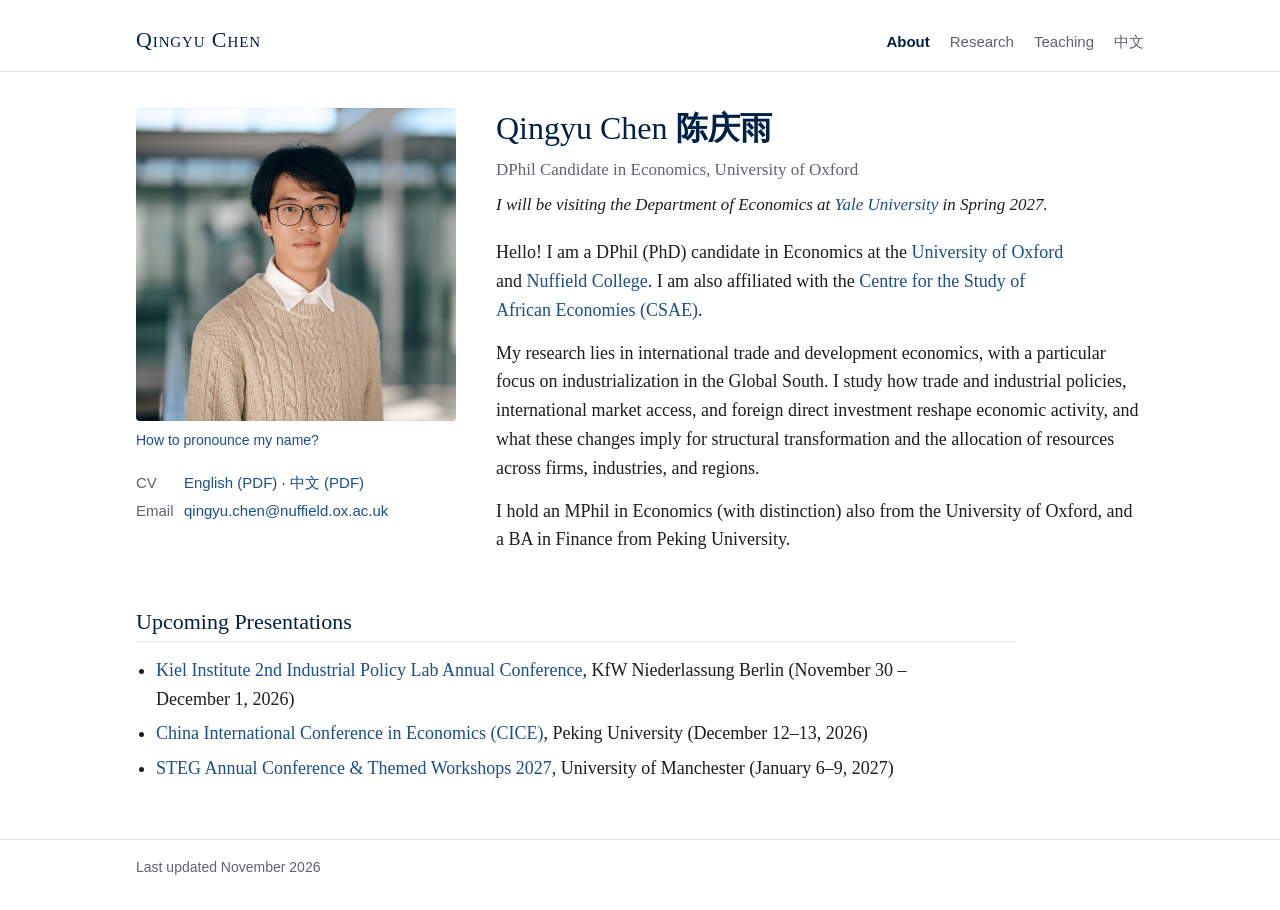
<file: index.html>
<!doctype html>
<html lang="en">
<head>
<meta charset="utf-8">
<meta name="viewport" content="width=device-width, initial-scale=1">
<title>Qingyu Chen</title>
<meta name="description" content="Qingyu Chen, DPhil candidate in Economics at the University of Oxford and Nuffield College. International trade and development economics.">
<link rel="canonical" href="https://qingyu-chen.com/">
<link rel="icon" href="favicon.ico" sizes="any">
<link rel="icon" type="image/png" sizes="32x32" href="favicon-32.png">
<link rel="apple-touch-icon" href="apple-touch-icon.png">
<meta name="theme-color" content="#002147">
<meta property="og:type" content="website">
<meta property="og:site_name" content="Qingyu Chen">
<meta property="og:title" content="Qingyu Chen">
<meta property="og:description" content="Qingyu Chen, DPhil candidate in Economics at the University of Oxford and Nuffield College. International trade and development economics.">
<meta property="og:url" content="https://qingyu-chen.com/">
<meta property="og:image" content="https://qingyu-chen.com/images/card.jpg">
<meta property="og:image:width" content="1200">
<meta property="og:image:height" content="630">
<meta property="og:image:alt" content="Qingyu Chen (陈庆雨), DPhil Candidate in Economics, University of Oxford">
<meta property="og:locale" content="en_GB">
<meta name="twitter:card" content="summary_large_image">
<link rel="stylesheet" href="style.css">
</head>
<body>

<header class="site">
  <div class="wrap">
    <a class="brand" href="index.html">Qingyu Chen</a>
    <nav>
      <a href="index.html" aria-current="page">About</a>
      <a href="research.html">Research</a>
      <a href="teaching.html">Teaching</a>
      <a href="zh.html" lang="zh-CN">中文</a>
    </nav>
  </div>
</header>

<main class="wrap">
  <div class="intro">
    <div class="photo">
      <img src="images/qingyu-chen.jpg" alt="Photo of Qingyu Chen" width="600" height="587">
      <a class="small" href="name.html">How to pronounce my name?</a>
      <ul class="contact">
        <li><span class="label">CV</span><a href="cv.pdf">English (PDF)</a> &middot; <a href="cv-zh.pdf" lang="zh-CN">中文&nbsp;(PDF)</a></li>
        <li><span class="label">Email</span><a href="mailto:qingyu.chen@nuffield.ox.ac.uk">qingyu.chen@nuffield.ox.ac.uk</a></li>
      </ul>
    </div>
    <div class="text">
      <h1>Qingyu Chen <span class="kai" lang="zh-CN">陈庆雨</span></h1>
      <p class="subtitle">DPhil Candidate in Economics, University of&nbsp;Oxford</p>
      <p class="news">I will be visiting the Department of Economics at <a href="https://economics.yale.edu/">Yale University</a> in Spring&nbsp;2027.</p>

      <p>Hello! I am a DPhil (PhD) candidate in Economics at the
        <a href="https://www.economics.ox.ac.uk/home">University of Oxford</a> and
        <a href="https://www.nuffield.ox.ac.uk/">Nuffield College</a>. I am also affiliated
        with the <a href="https://www.csae.ox.ac.uk/">Centre for the Study of African Economies&nbsp;(CSAE)</a>.</p>

      <p>My research lies in international trade and development economics, with a
        particular focus on industrialization in the Global South. I study how trade and
        industrial policies, international market access, and foreign direct investment
        reshape economic activity, and what these changes imply for structural
        transformation and the allocation of resources across firms, industries, and&nbsp;regions.</p>

      <p>I hold an MPhil in Economics (with distinction) also from the University of
        Oxford, and a BA in Finance from Peking&nbsp;University.</p>

    </div>
  </div>

  <h2>Upcoming Presentations</h2>
  <ul class="plain">
    <li><a href="https://www.kielinstitut.de/events/conferences/2-industrial-policy-lab-annual-conference/">Kiel Institute 2nd Industrial Policy Lab Annual Conference</a>,
      KfW Niederlassung Berlin (November 30 &ndash; December 1,&nbsp;2026)</li>
    <li><a href="http://www.cicecon.org.cn/events/index.html">China International Conference in Economics (CICE)</a>,
      Peking University (December 12&ndash;13,&nbsp;2026)</li>
    <li><a href="https://cepr.org/events/steg-annual-conference-theme-workshops-2027">STEG Annual Conference &amp; Themed Workshops 2027</a>,
      University of Manchester (January 6&ndash;9,&nbsp;2027)</li>
  </ul>
</main>

<footer class="site">
  <div class="wrap">Last updated November 2026</div>
</footer>

</body>
</html>
</file>
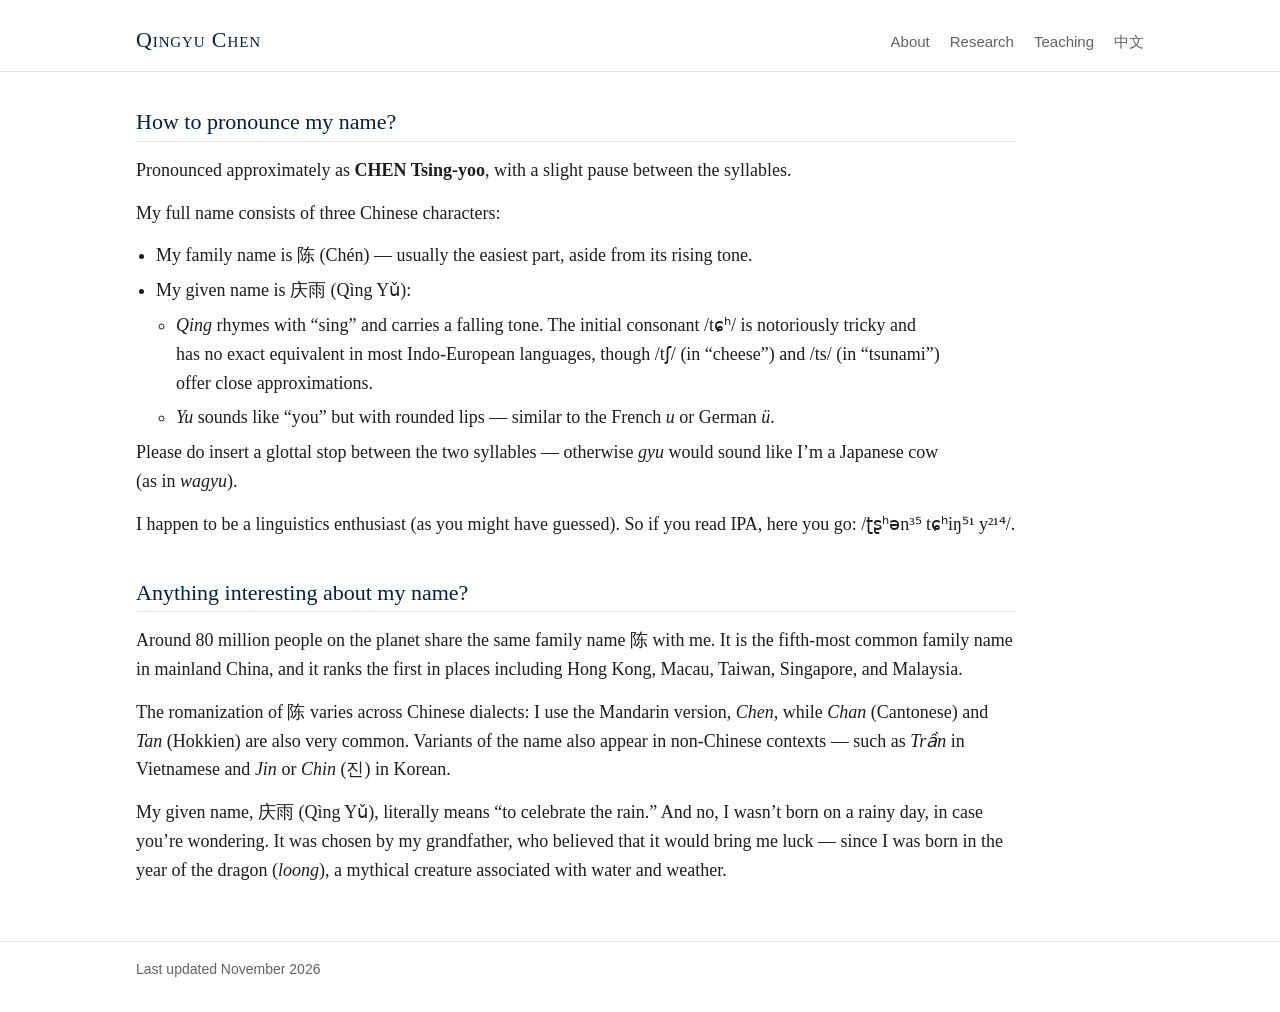
<file: name.html>
<!doctype html>
<html lang="en">
<head>
<meta charset="utf-8">
<meta name="viewport" content="width=device-width, initial-scale=1">
<title>My Name | Qingyu Chen</title>
<meta name="description" content="How to pronounce Qingyu Chen (陈庆雨).">
<link rel="canonical" href="https://qingyu-chen.com/name.html">
<link rel="icon" href="favicon.ico" sizes="any">
<link rel="icon" type="image/png" sizes="32x32" href="favicon-32.png">
<link rel="apple-touch-icon" href="apple-touch-icon.png">
<meta name="theme-color" content="#002147">
<meta property="og:type" content="website">
<meta property="og:site_name" content="Qingyu Chen">
<meta property="og:title" content="My Name | Qingyu Chen">
<meta property="og:description" content="How to pronounce Qingyu Chen (陈庆雨).">
<meta property="og:url" content="https://qingyu-chen.com/name.html">
<meta property="og:image" content="https://qingyu-chen.com/images/card.jpg">
<meta property="og:image:width" content="1200">
<meta property="og:image:height" content="630">
<meta property="og:image:alt" content="Qingyu Chen (陈庆雨), DPhil Candidate in Economics, University of Oxford">
<meta property="og:locale" content="en_GB">
<meta name="twitter:card" content="summary_large_image">
<link rel="stylesheet" href="style.css">
</head>
<body>

<header class="site">
  <div class="wrap">
    <a class="brand" href="index.html">Qingyu Chen</a>
    <nav>
      <a href="index.html">About</a>
      <a href="research.html">Research</a>
      <a href="teaching.html">Teaching</a>
      <a href="zh.html" lang="zh-CN">中文</a>
    </nav>
  </div>
</header>

<main class="wrap">
  <h2>How to pronounce my name?</h2>

  <p>Pronounced approximately as <b>CHEN Tsing-yoo</b>, with a slight pause between the&nbsp;syllables.</p>

  <p>My full name consists of three Chinese&nbsp;characters:</p>
  <ul class="plain">
    <li>My family name is <span lang="zh-CN">陈</span> (Ch&eacute;n) &mdash; usually the easiest part, aside from its rising&nbsp;tone.</li>
    <li>My given name is <span lang="zh-CN">庆雨</span> (Q&igrave;ng Y&#468;):
      <ul class="plain">
        <li><i>Qing</i> rhymes with &ldquo;sing&rdquo; and carries a falling tone. The initial consonant
          /t&#597;&#688;/ is notoriously tricky and has no exact equivalent in most Indo-European languages,
          though /t&#643;/ (in &ldquo;cheese&rdquo;) and /ts/ (in &ldquo;tsunami&rdquo;) offer close&nbsp;approximations.</li>
        <li><i>Yu</i> sounds like &ldquo;you&rdquo; but with rounded lips &mdash; similar to the French <i>u</i> or German&nbsp;<i>&uuml;</i>.</li>
      </ul>
    </li>
  </ul>
  <p>Please do insert a glottal stop between the two syllables &mdash; otherwise <i>gyu</i> would sound
    like I&rsquo;m a Japanese cow (as in&nbsp;<i>wagyu</i>).</p>

  <p>I happen to be a linguistics enthusiast (as you might have guessed). So if you read IPA, here you
    go:&nbsp;<span class="nw">/&#648;&#642;&#688;&#601;n&#179;&#8309; t&#597;&#688;i&#331;&#8309;&#185; y&#178;&#185;&#8308;/.</span></p>

  <h2>Anything interesting about my name?</h2>

  <p>Around 80 million people on the planet share the same family name <span lang="zh-CN">陈</span> with
    me. It is the fifth-most common family name in mainland China, and it ranks the first in places
    including Hong Kong, Macau, Taiwan, Singapore, and&nbsp;Malaysia.</p>

  <p>The romanization of <span lang="zh-CN">陈</span> varies across Chinese dialects: I use the Mandarin
    version, <i>Chen</i>, while <i>Chan</i> (Cantonese) and <i>Tan</i> (Hokkien) are also very common.
    Variants of the name also appear in non-Chinese contexts &mdash; such as <i>Tr&#7847;n</i> in Vietnamese
    and <i>Jin</i> or <i>Chin</i> (<span lang="ko">진</span>) in&nbsp;Korean.</p>

  <p>My given name, <span lang="zh-CN">庆雨</span> (Q&igrave;ng Y&#468;), literally means &ldquo;to celebrate
    the rain.&rdquo; And no, I wasn&rsquo;t born on a rainy day, in case you&rsquo;re wondering. It was chosen
    by my grandfather, who believed that it would bring me luck &mdash; since I was born in the year of the
    dragon (<i>loong</i>), a mythical creature associated with water and&nbsp;weather.</p>
</main>

<footer class="site">
  <div class="wrap">Last updated November 2026</div>
</footer>

</body>
</html>
</file>
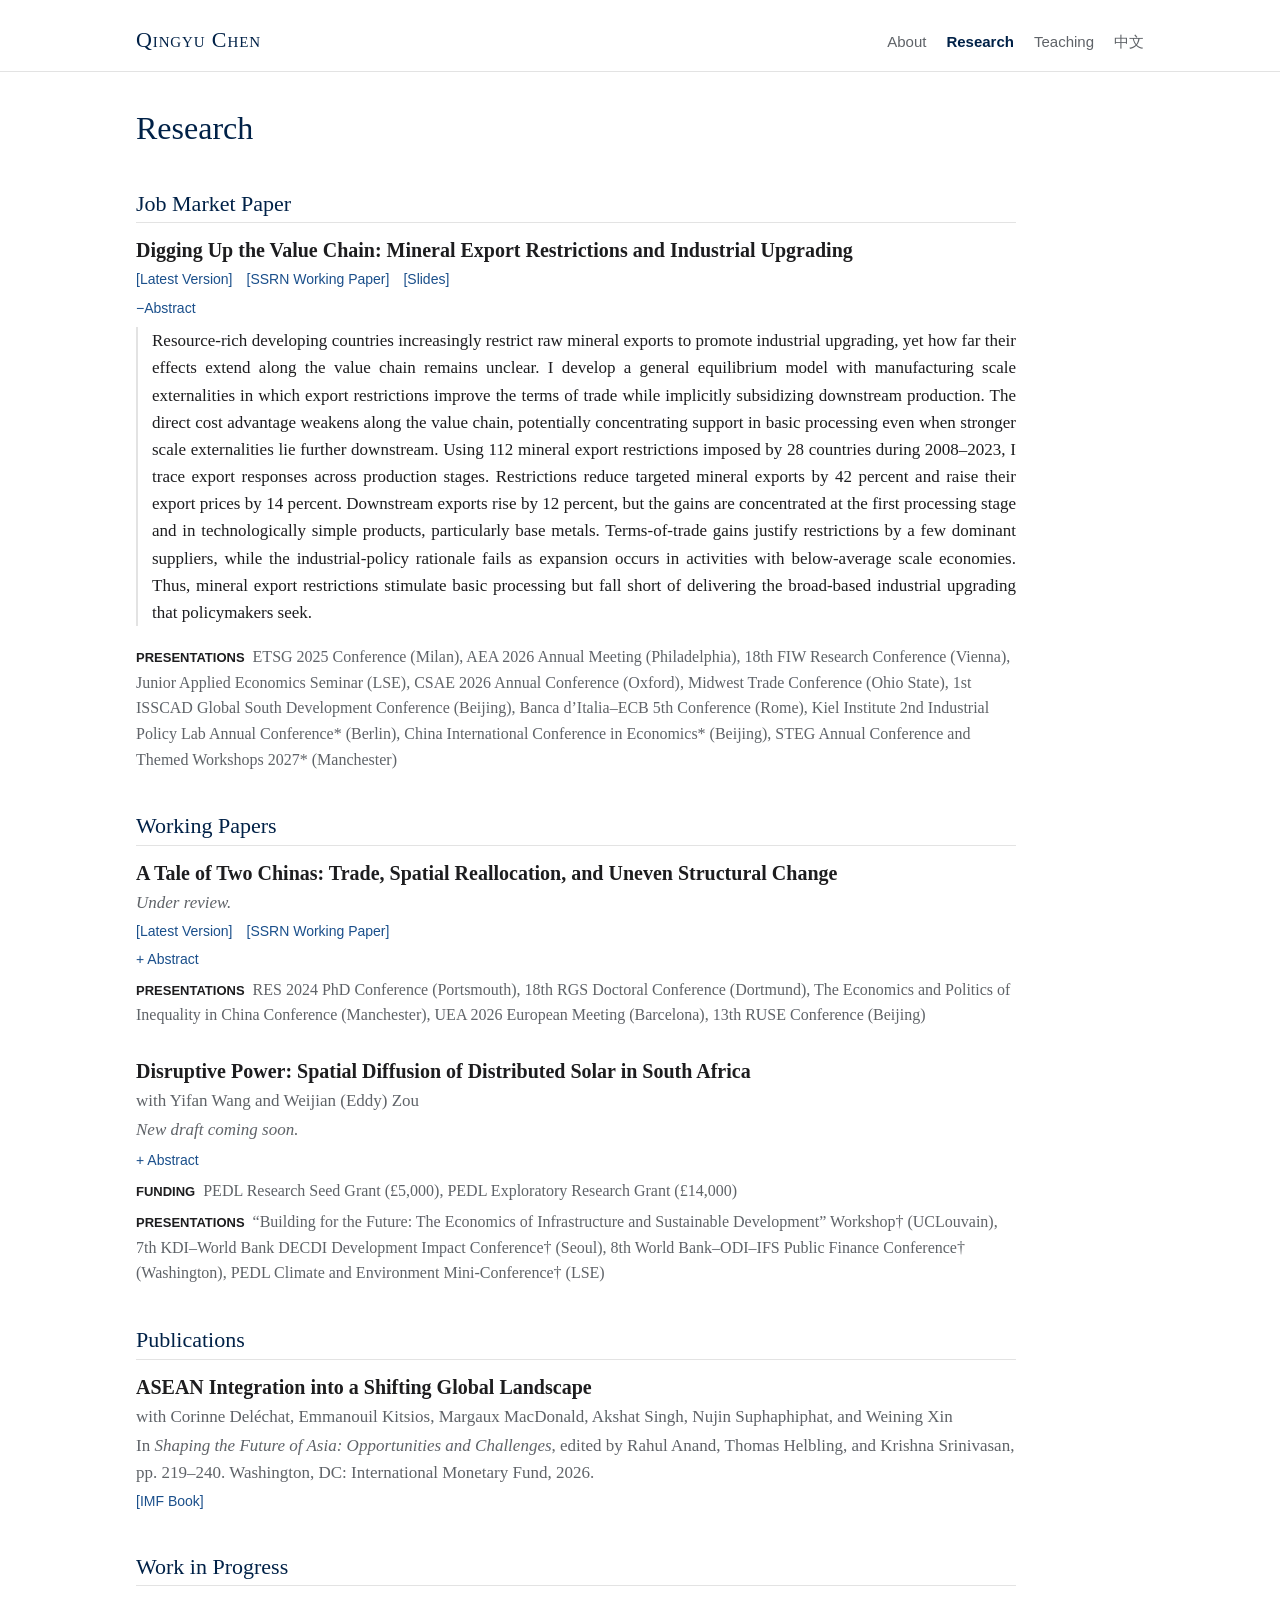
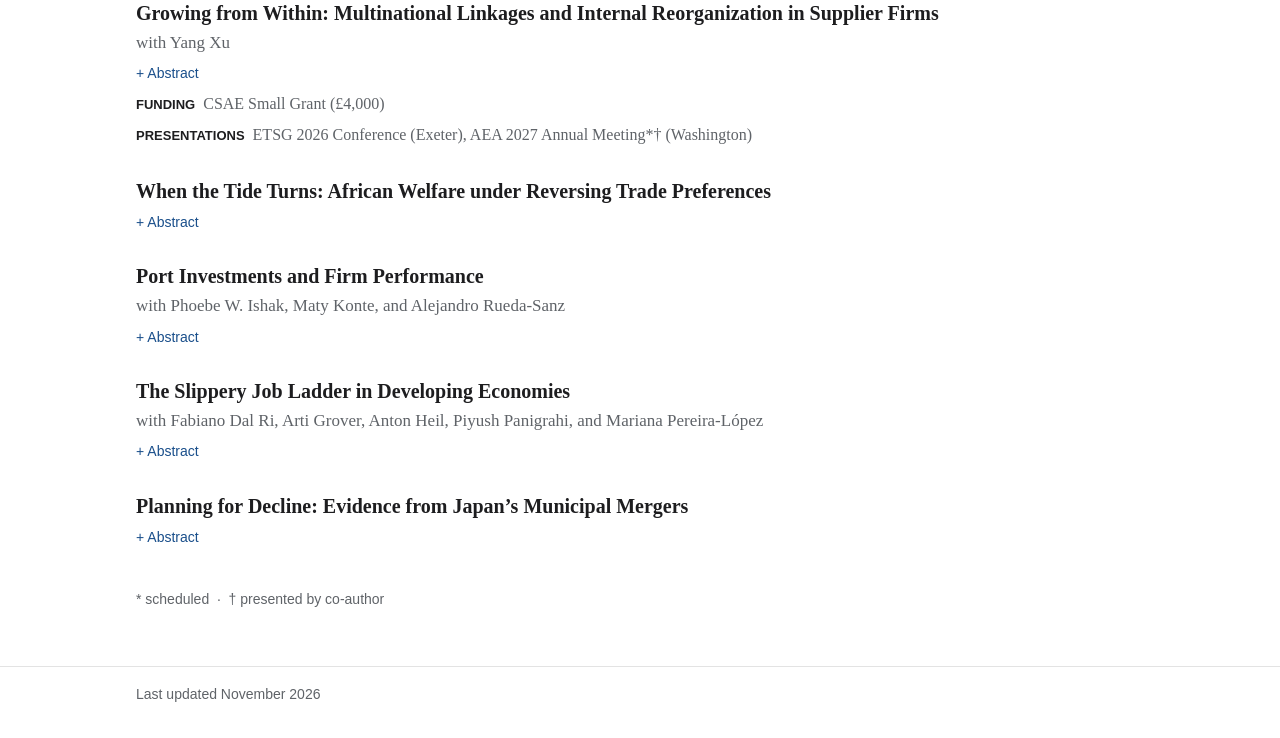
<file: research.html>
<!doctype html>
<html lang="en">
<head>
<meta charset="utf-8">
<meta name="viewport" content="width=device-width, initial-scale=1">
<title>Research | Qingyu Chen</title>
<meta name="description" content="Research by Qingyu Chen: international trade, development, and spatial economics.">
<link rel="canonical" href="https://qingyu-chen.com/research.html">
<link rel="icon" href="favicon.ico" sizes="any">
<link rel="icon" type="image/png" sizes="32x32" href="favicon-32.png">
<link rel="apple-touch-icon" href="apple-touch-icon.png">
<meta name="theme-color" content="#002147">
<meta property="og:type" content="website">
<meta property="og:site_name" content="Qingyu Chen">
<meta property="og:title" content="Research | Qingyu Chen">
<meta property="og:description" content="Research by Qingyu Chen: international trade, development, and spatial economics.">
<meta property="og:url" content="https://qingyu-chen.com/research.html">
<meta property="og:image" content="https://qingyu-chen.com/images/card.jpg">
<meta property="og:image:width" content="1200">
<meta property="og:image:height" content="630">
<meta property="og:image:alt" content="Qingyu Chen (陈庆雨), DPhil Candidate in Economics, University of Oxford">
<meta property="og:locale" content="en_GB">
<meta name="twitter:card" content="summary_large_image">
<link rel="stylesheet" href="style.css">
</head>
<body>

<header class="site">
  <div class="wrap">
    <a class="brand" href="index.html">Qingyu Chen</a>
    <nav>
      <a href="index.html">About</a>
      <a href="research.html" aria-current="page">Research</a>
      <a href="teaching.html">Teaching</a>
      <a href="zh.html" lang="zh-CN">中文</a>
    </nav>
  </div>
</header>

<main class="wrap">
  <h1>Research</h1>

  <h2>Job Market Paper</h2>

  <div class="paper">
    <div class="title">Digging Up the Value Chain: Mineral Export Restrictions and Industrial&nbsp;Upgrading</div>
    <div class="links"><a href="Chen_JMP.pdf">[Latest Version]</a><a href="https://papers.ssrn.com/sol3/papers.cfm?abstract_id=5969135">[SSRN Working Paper]</a><a href="Chen_JMP_Slides.pdf">[Slides]</a></div>
    <details open>
      <summary>Abstract</summary>
      <p class="abstract">Resource-rich developing countries increasingly restrict raw mineral exports to
        promote industrial upgrading, yet how far their effects extend along the value chain remains
        unclear. I develop a general equilibrium model with manufacturing scale externalities in
        which export restrictions improve the terms of trade while implicitly subsidizing downstream
        production. The direct cost advantage weakens along the value chain, potentially
        concentrating support in basic processing even when stronger scale externalities lie further
        downstream. Using 112 mineral export restrictions imposed by 28 countries during
        2008&ndash;2023, I trace export responses across production stages. Restrictions reduce
        targeted mineral exports by 42 percent and raise their export prices by 14 percent.
        Downstream exports rise by 12 percent, but the gains are concentrated at the first
        processing stage and in technologically simple products, particularly base metals.
        Terms-of-trade gains justify restrictions by a few dominant suppliers, while the
        industrial-policy rationale fails as expansion occurs in activities with below-average scale
        economies. Thus, mineral export restrictions stimulate basic processing but fall short of
        delivering the broad-based industrial upgrading that policymakers&nbsp;seek.</p>
    </details>
    <div class="extra"><b>PRESENTATIONS</b> &nbsp;ETSG 2025 Conference (Milan), AEA 2026 Annual Meeting
      (Philadelphia), 18th FIW Research Conference (Vienna), Junior Applied Economics Seminar (LSE),
      CSAE 2026 Annual Conference (Oxford), Midwest Trade Conference (Ohio State), 1st ISSCAD Global
      South Development Conference (Beijing), Banca d&rsquo;Italia&ndash;ECB 5th Conference (Rome),
      Kiel Institute 2nd Industrial Policy Lab Annual Conference* (Berlin), China International
      Conference in Economics* (Beijing), STEG Annual Conference
      and Themed Workshops 2027*&nbsp;(Manchester)</div>
  </div>

  <h2>Working Papers</h2>

  <div class="paper">
    <div class="title">A Tale of Two Chinas: Trade, Spatial Reallocation, and Uneven Structural&nbsp;Change</div>
    <div class="meta"><span class="status">Under&nbsp;review.</span></div>
    <div class="links"><a href="Chen_Two_Chinas.pdf">[Latest Version]</a><a href="https://papers.ssrn.com/sol3/papers.cfm?abstract_id=6544435">[SSRN Working Paper]</a></div>
    <details>
      <summary>Abstract</summary>
      <p class="abstract">Can better access to global markets spur industrialization in some regions
        within a country while weakening manufacturing in others? Exploiting the reduction in U.S.
        trade policy uncertainty following China&rsquo;s WTO accession, I document opposite responses
        to the same favorable trade shock. Relative to less-exposed counties within each group,
        manufacturing expanded in the more-exposed counties of China&rsquo;s industrial core but
        contracted in those of another China&mdash;the less industrialized periphery. In the
        periphery, manufacturing failed to absorb labor moving out of agriculture and shifted toward
        less complex industries. A spatial general equilibrium model with heterogeneous regional
        productivity distributions and internal migration identifies a condition under which this
        divergence arises: when the migration elasticity is sufficiently high, improved export
        access draws enough labor toward the core to reduce manufacturing employment in the
        periphery. Trade integration can therefore deepen spatial inequality by reinforcing
        pre-existing differences in&nbsp;industrialization.</p>
    </details>
    <div class="extra"><b>PRESENTATIONS</b> &nbsp;RES 2024 PhD Conference (Portsmouth), 18th RGS
      Doctoral Conference (Dortmund), The Economics and Politics of Inequality in China Conference
      (Manchester), UEA 2026 European Meeting (Barcelona), 13th RUSE Conference&nbsp;(Beijing)</div>
  </div>

  <div class="paper">
    <div class="title">Disruptive Power: Spatial Diffusion of Distributed Solar in South&nbsp;Africa</div>
    <div class="meta">with Yifan Wang and Weijian (Eddy)&nbsp;Zou</div>
    <div class="meta"><span class="status">New draft coming&nbsp;soon.</span></div>
    <details>
      <summary>Abstract</summary>
      <p class="abstract">Unreliable grid electricity pushes firms and households in developing countries
        toward self-generation. However, the local economic consequences of this adaptation remain unclear
        when municipalities depend on electricity revenues. We study South Africa, where rotating
        blackouts (load shedding) reached 200 days a year in 2022&ndash;24 and rooftop solar capacity
        grew from under 1 GW to 12 GW. Combining load-shedding schedules, solar registrations, utility
        bills, and corporate tax records, we establish three facts. First, outages reduce local
        activity: disproportionately exposed firms lose 3&ndash;6% of sales and value added, while
        affected neighbourhoods lose 5% of establishments and 10% of employment. Second, outages more
        than double local solar capacity, with similar proportional responses from households and
        businesses. Third, adaptation strains municipal finances: household and business adopters cut
        grid purchases by 26% and 13%, respectively, while severely affected municipalities raise
        tariffs by 24%. A quantitative spatial model links private generation, grid reliability, and
        municipal finances to evaluate spatially targeted solar subsidies and utility death-spiral&nbsp;risk.</p>
    </details>
    <div class="extra"><b>FUNDING</b> &nbsp;PEDL Research Seed Grant (&pound;5,000), PEDL Exploratory
      Research Grant&nbsp;(&pound;14,000)</div>
    <div class="extra"><b>PRESENTATIONS</b> &nbsp;&ldquo;Building for the Future: The Economics of
      Infrastructure and Sustainable Development&rdquo; Workshop&dagger; (UCLouvain), 7th KDI&ndash;World
      Bank DECDI Development Impact Conference&dagger; (Seoul), 8th World Bank&ndash;ODI&ndash;IFS Public
      Finance Conference&dagger; (Washington), PEDL Climate and Environment Mini-Conference&dagger;&nbsp;(LSE)</div>
  </div>

  <h2>Publications</h2>

  <div class="paper">
    <div class="title">ASEAN Integration into a Shifting Global&nbsp;Landscape</div>
    <div class="meta">with Corinne Del&eacute;chat, Emmanouil Kitsios, Margaux MacDonald, Akshat Singh,
      Nujin Suphaphiphat, and Weining&nbsp;Xin</div>
    <div class="meta">In <i>Shaping the Future of Asia: Opportunities and Challenges</i>, edited by
      Rahul Anand, Thomas Helbling, and Krishna Srinivasan, pp. 219&ndash;240. Washington, DC:
      International Monetary Fund,&nbsp;2026.</div>
    <div class="links"><a href="https://www.imf.org/en/publications/books/issues/2026/09/30/shaping-the-future-of-asia-opportunities-and-challenges-573484">[IMF Book]</a></div>
  </div>

  <h2>Work in Progress</h2>

  <div class="paper">
    <div class="title">Growing from Within: Multinational Linkages and Internal Reorganization in Supplier&nbsp;Firms</div>
    <div class="meta">with Yang&nbsp;Xu</div>
    <details>
      <summary>Abstract</summary>
      <p class="abstract">Limited managerial capacity and occupational specialization can constrain firm
        growth in developing economies. Does supplying a multinational induce domestic firms to
        reorganize? Linking employer&ndash;employee records, VAT transactions, and firm registry data
        covering nearly all formal firms in T&uuml;rkiye, we estimate event studies around 41,000
        firms&rsquo; first sale to a multinational. The first linkage captures 28% of turnover on
        average, mostly diverted from existing customers, and raises employment by 8%. Routine-manual
        employment falls, while administrative and technical occupations expand. The organizational
        response centers on administrative specialization, accompanied by a declining managerial
        share and wider spans of control, as suppliers expand specialist functions to support their
        growing&nbsp;operations.</p>
    </details>
    <div class="extra"><b>FUNDING</b> &nbsp;CSAE Small Grant&nbsp;(&pound;4,000)</div>
    <div class="extra"><b>PRESENTATIONS</b> &nbsp;ETSG 2026 Conference (Exeter), AEA 2027 Annual
      Meeting*&dagger;&nbsp;(Washington)</div>
  </div>

  <div class="paper">
    <div class="title">When the Tide Turns: African Welfare under Reversing Trade&nbsp;Preferences</div>
    <details>
      <summary>Abstract</summary>
      <p class="abstract">Can regional integration or alternative global markets cushion African
        economies against trade fragmentation? Using trade data and a multi-region, multi-sector
        general equilibrium model, we compare AfCFTA and China&rsquo;s expanded zero-tariff access as
        buffers against higher U.S. tariffs and the withdrawal of AGOA preferences. Exports benefiting
        from Western preferences are poorly matched to China&rsquo;s import demand. China&rsquo;s
        opening cushions aggregate losses by expanding market access for commodity and fibre
        exporters, though gains remain limited for the hardest-hit apparel exporters. AfCFTA reaches
        some apparel exporters through regional demand but delivers modest aggregate gains. Regional
        and external integration thus offer distinct but incomplete buffers against trade
        fragmentation.</p>
    </details>
  </div>

  <div class="paper">
    <div class="title">Port Investments and Firm&nbsp;Performance</div>
    <div class="meta">with Phoebe W. Ishak, Maty Konte, and Alejandro&nbsp;Rueda-Sanz</div>
    <details>
      <summary>Abstract</summary>
      <p class="abstract">Combining hand-collected data on port investments with port-call records and firm surveys, we study whether port investments improve port performance and whether the gains reach manufacturing firms in the&nbsp;hinterland.</p>
    </details>
  </div>

  <div class="paper">
    <div class="title">The Slippery Job Ladder in Developing&nbsp;Economies</div>
    <div class="meta">with Fabiano Dal Ri, Arti Grover, Anton Heil, Piyush Panigrahi, and
      Mariana&nbsp;Pereira-L&oacute;pez</div>
    <details>
      <summary>Abstract</summary>
      <p class="abstract">Using harmonized matched employer&ndash;employee data from 20 developing countries, we trace how formal hiring converts into net job creation, durable matches, and improving careers, and which firms sustain or break each&nbsp;link.</p>
    </details>
  </div>

  <div class="paper">
    <div class="title">Planning for Decline: Evidence from Japan&rsquo;s Municipal&nbsp;Mergers</div>
    <details>
      <summary>Abstract</summary>
      <p class="abstract">Using Japan&rsquo;s Heisei municipal mergers, I study how governments retire public capacity under population decline and how this changes the spatial distribution of public employment, private establishments and jobs, and population across former&nbsp;municipalities.</p>
    </details>
  </div>

  <p class="legend footnote">* scheduled &nbsp;&middot;&nbsp; &dagger; presented by&nbsp;co-author</p>
</main>

<footer class="site">
  <div class="wrap">Last updated November 2026</div>
</footer>

</body>
</html>
</file>
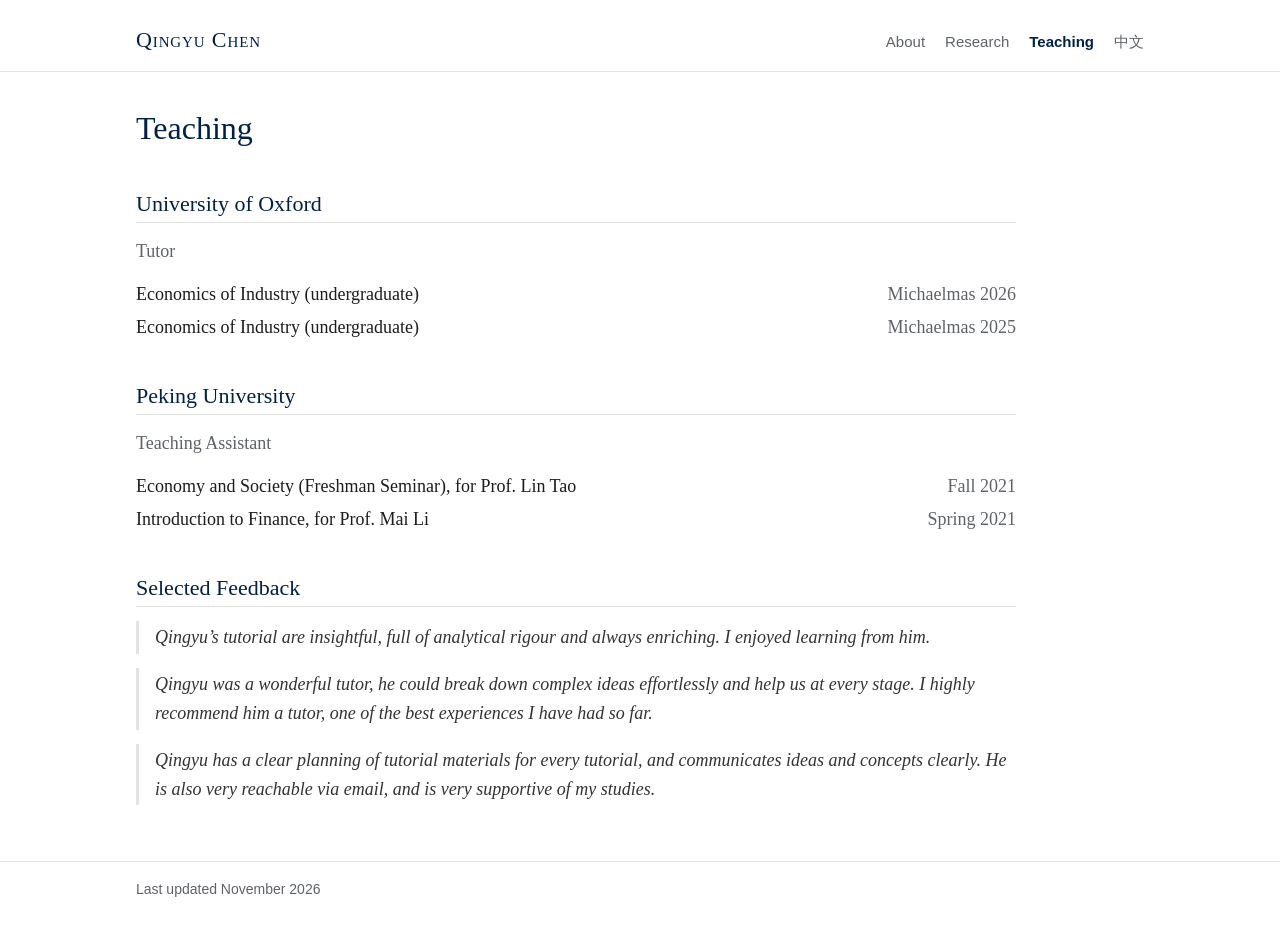
<file: teaching.html>
<!doctype html>
<html lang="en">
<head>
<meta charset="utf-8">
<meta name="viewport" content="width=device-width, initial-scale=1">
<title>Teaching | Qingyu Chen</title>
<meta name="description" content="Teaching by Qingyu Chen at the University of Oxford and Peking University.">
<link rel="canonical" href="https://qingyu-chen.com/teaching.html">
<link rel="icon" href="favicon.ico" sizes="any">
<link rel="icon" type="image/png" sizes="32x32" href="favicon-32.png">
<link rel="apple-touch-icon" href="apple-touch-icon.png">
<meta name="theme-color" content="#002147">
<meta property="og:type" content="website">
<meta property="og:site_name" content="Qingyu Chen">
<meta property="og:title" content="Teaching | Qingyu Chen">
<meta property="og:description" content="Teaching by Qingyu Chen at the University of Oxford and Peking University.">
<meta property="og:url" content="https://qingyu-chen.com/teaching.html">
<meta property="og:image" content="https://qingyu-chen.com/images/card.jpg">
<meta property="og:image:width" content="1200">
<meta property="og:image:height" content="630">
<meta property="og:image:alt" content="Qingyu Chen (陈庆雨), DPhil Candidate in Economics, University of Oxford">
<meta property="og:locale" content="en_GB">
<meta name="twitter:card" content="summary_large_image">
<link rel="stylesheet" href="style.css">
</head>
<body>

<header class="site">
  <div class="wrap">
    <a class="brand" href="index.html">Qingyu Chen</a>
    <nav>
      <a href="index.html">About</a>
      <a href="research.html">Research</a>
      <a href="teaching.html" aria-current="page">Teaching</a>
      <a href="zh.html" lang="zh-CN">中文</a>
    </nav>
  </div>
</header>

<main class="wrap">
  <h1>Teaching</h1>

  <h2>University of Oxford</h2>
  <p class="muted">Tutor</p>
  <div class="row"><span>Economics of Industry&nbsp;(undergraduate)</span><span class="when">Michaelmas 2026</span></div>
  <div class="row"><span>Economics of Industry&nbsp;(undergraduate)</span><span class="when">Michaelmas 2025</span></div>

  <h2>Peking University</h2>
  <p class="muted">Teaching&nbsp;Assistant</p>
  <div class="row"><span>Economy and Society (Freshman Seminar), for Prof. Lin&nbsp;Tao</span><span class="when">Fall 2021</span></div>
  <div class="row"><span>Introduction to Finance, for Prof. Mai&nbsp;Li</span><span class="when">Spring 2021</span></div>

  <h2>Selected Feedback</h2>
  <blockquote>Qingyu&rsquo;s tutorial are insightful, full of analytical rigour and always
    enriching. I enjoyed learning from&nbsp;him.</blockquote>
  <blockquote>Qingyu was a wonderful tutor, he could break down complex ideas effortlessly and
    help us at every stage. I highly recommend him a tutor, one of the best experiences I have
    had so&nbsp;far.</blockquote>
  <blockquote>Qingyu has a clear planning of tutorial materials for every tutorial, and
    communicates ideas and concepts clearly. He is also very reachable via email, and is very
    supportive of my&nbsp;studies.</blockquote>
</main>

<footer class="site">
  <div class="wrap">Last updated November 2026</div>
</footer>

</body>
</html>
</file>
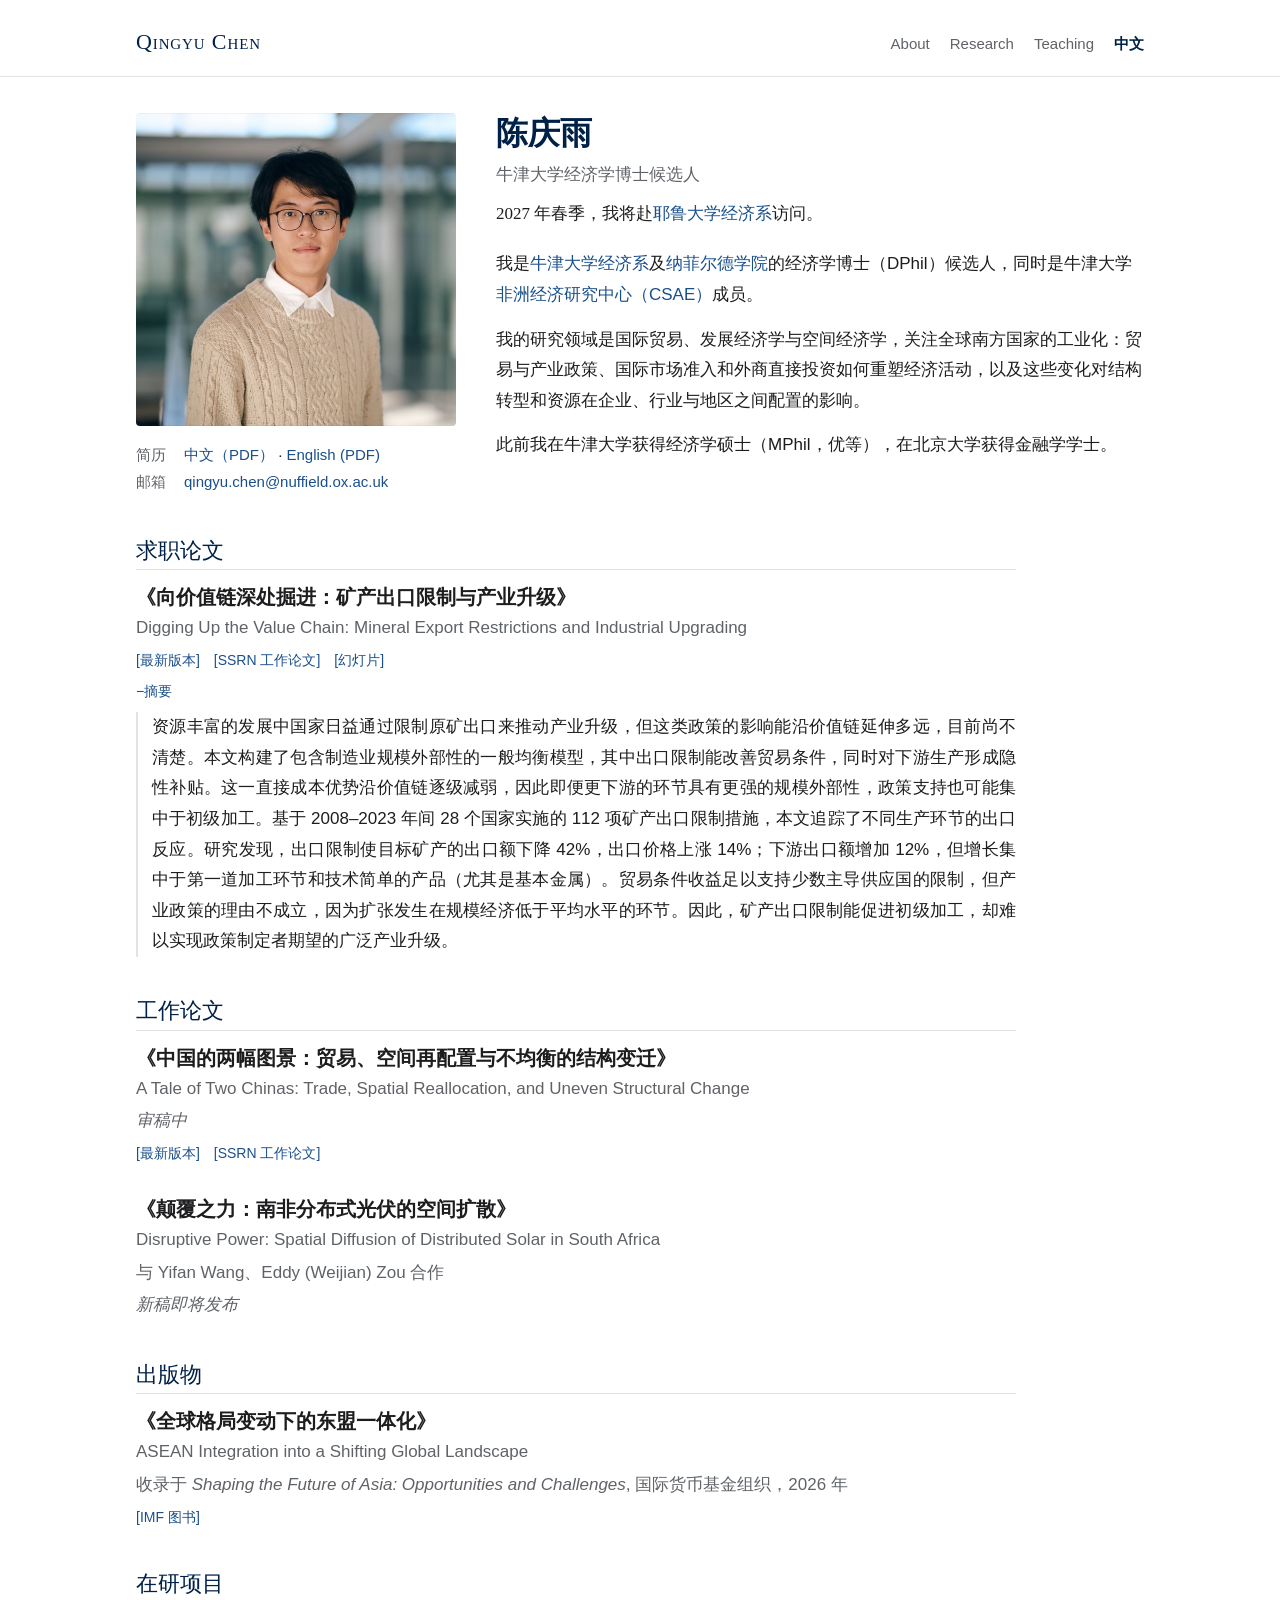
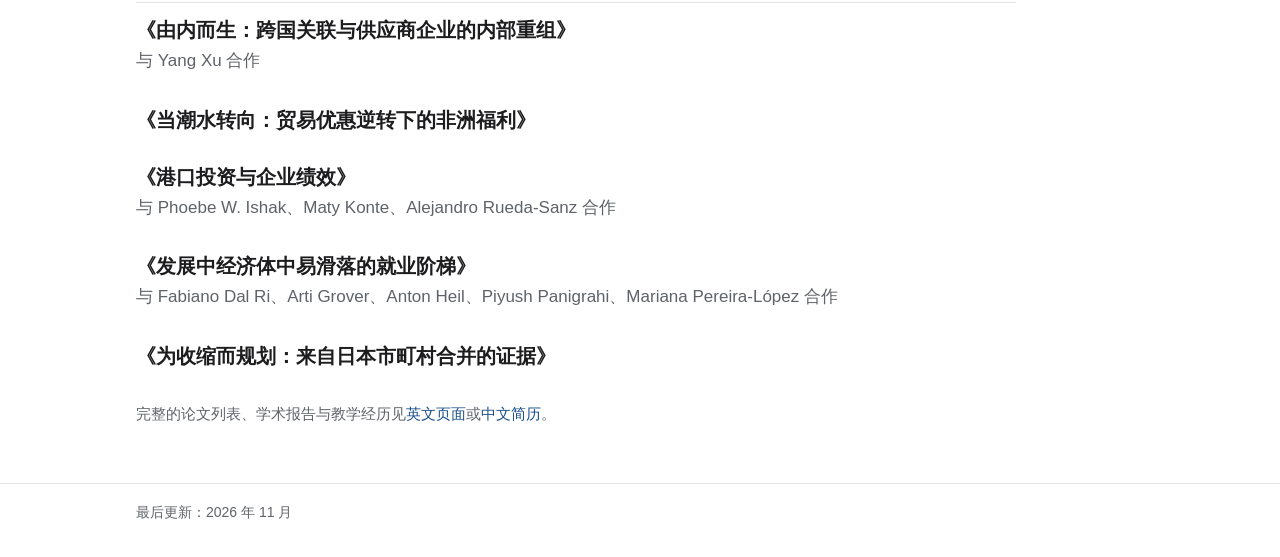
<file: zh.html>
<!doctype html>
<html lang="zh-CN">
<head>
<meta charset="utf-8">
<meta name="viewport" content="width=device-width, initial-scale=1">
<title>陈庆雨 | Qingyu Chen</title>
<meta name="description" content="陈庆雨，牛津大学经济学博士候选人，研究国际贸易、发展经济学与空间经济学。">
<link rel="canonical" href="https://qingyu-chen.com/zh.html">
<link rel="icon" href="favicon.ico" sizes="any">
<link rel="icon" type="image/png" sizes="32x32" href="favicon-32.png">
<link rel="apple-touch-icon" href="apple-touch-icon.png">
<meta name="theme-color" content="#002147">
<meta property="og:type" content="website">
<meta property="og:site_name" content="Qingyu Chen">
<meta property="og:title" content="陈庆雨 | Qingyu Chen">
<meta property="og:description" content="陈庆雨，牛津大学经济学博士候选人，研究国际贸易、发展经济学与空间经济学。">
<meta property="og:url" content="https://qingyu-chen.com/zh.html">
<meta property="og:image" content="https://qingyu-chen.com/images/card.jpg">
<meta property="og:image:width" content="1200">
<meta property="og:image:height" content="630">
<meta property="og:image:alt" content="Qingyu Chen (陈庆雨), DPhil Candidate in Economics, University of Oxford">
<meta property="og:locale" content="zh_CN">
<meta name="twitter:card" content="summary_large_image">
<link rel="stylesheet" href="style.css">
</head>
<body class="zh">

<header class="site">
  <div class="wrap">
    <a class="brand" href="index.html">Qingyu Chen</a>
    <nav>
      <a href="index.html">About</a>
      <a href="research.html">Research</a>
      <a href="teaching.html">Teaching</a>
      <a href="zh.html" lang="zh-CN" aria-current="page">中文</a>
    </nav>
  </div>
</header>

<main class="wrap">
  <div class="intro">
    <div class="photo">
      <img src="images/qingyu-chen.jpg" alt="陈庆雨照片" width="600" height="587">
      <ul class="contact">
        <li><span class="label">简历</span><a href="cv-zh.pdf">中文（PDF）</a> &middot; <a href="cv.pdf" lang="en">English&nbsp;(PDF)</a></li>
        <li><span class="label">邮箱</span><a href="mailto:qingyu.chen@nuffield.ox.ac.uk">qingyu.chen@nuffield.ox.ac.uk</a></li>
      </ul>
    </div>
    <div class="text">
      <h1 class="kai">陈庆雨</h1>
      <p class="subtitle">牛津大学经济学博士候<span class="nw">选人</span></p>
      <p class="news">2027 年春季，我将赴<a href="https://economics.yale.edu/">耶鲁大学经济系</a><span class="nw">访问。</span></p>

      <p>我是<a href="https://www.economics.ox.ac.uk/home">牛津大学经济系</a>及<a href="https://www.nuffield.ox.ac.uk/">纳菲尔德学院</a>的经济学博士（DPhil）候选人，同时是牛津大学<a href="https://www.csae.ox.ac.uk/">非洲经济研究中心（CSAE）</a><span class="nw">成员。</span></p>

      <p>我的研究领域是国际贸易、发展经济学与空间经济学，关注全球南方国家的工业化：贸易与产业政策、国际市场准入和外商直接投资如何重塑经济活动，以及这些变化对结构转型和资源在企业、行业与地区之间配置的<span class="nw">影响。</span></p>

      <p>此前我在牛津大学获得经济学硕士（MPhil，优等），在北京大学获得金融学<span class="nw">学士。</span></p>

    </div>
  </div>

  <h2 id="research">求职论文</h2>

  <div class="paper">
    <div class="title">《向价值链深处掘进：矿产出口限制与产业<span class="nw">升级》</span></div>
    <div class="meta" lang="en">Digging Up the Value Chain: Mineral Export Restrictions and Industrial&nbsp;Upgrading</div>
    <div class="links"><a href="Chen_JMP.pdf">[最新版本]</a><a href="https://papers.ssrn.com/sol3/papers.cfm?abstract_id=5969135">[SSRN 工作论文]</a><a href="Chen_JMP_Slides.pdf">[幻灯片]</a></div>
    <details open>
      <summary>摘要</summary>
      <p class="abstract">资源丰富的发展中国家日益通过限制原矿出口来推动产业升级，但这类政策的影响能沿价值链延伸多远，目前尚不清楚。本文构建了包含制造业规模外部性的一般均衡模型，其中出口限制能改善贸易条件，同时对下游生产形成隐性补贴。这一直接成本优势沿价值链逐级减弱，因此即便更下游的环节具有更强的规模外部性，政策支持也可能集中于初级加工。基于 2008&ndash;2023 年间 28 个国家实施的 112 项矿产出口限制措施，本文追踪了不同生产环节的出口反应。研究发现，出口限制使目标矿产的出口额下降 42%，出口价格上涨 14%；下游出口额增加 12%，但增长集中于第一道加工环节和技术简单的产品（尤其是基本金属）。贸易条件收益足以支持少数主导供应国的限制，但产业政策的理由不成立，因为扩张发生在规模经济低于平均水平的环节。因此，矿产出口限制能促进初级加工，却难以实现政策制定者期望的广泛产业<span class="nw">升级。</span></p>
    </details>
  </div>

  <h2>工作论文</h2>

  <div class="paper">
    <div class="title">《中国的两幅图景：贸易、空间再配置与不均衡的结构<span class="nw">变迁》</span></div>
    <div class="meta" lang="en">A Tale of Two Chinas: Trade, Spatial Reallocation, and Uneven Structural&nbsp;Change</div>
    <div class="meta"><span class="status">审<span class="nw">稿中</span></span></div>
    <div class="links"><a href="Chen_Two_Chinas.pdf">[最新版本]</a><a href="https://papers.ssrn.com/sol3/papers.cfm?abstract_id=6544435">[SSRN 工作论文]</a></div>
  </div>

  <div class="paper">
    <div class="title">《颠覆之力：南非分布式光伏的空间<span class="nw">扩散》</span></div>
    <div class="meta" lang="en">Disruptive Power: Spatial Diffusion of Distributed Solar in South&nbsp;Africa</div>
    <div class="meta">与 Yifan Wang、Eddy (Weijian) Zou <span class="nw">合作</span></div>
    <div class="meta"><span class="status">新稿即将<span class="nw">发布</span></span></div>
  </div>

  <h2>出版物</h2>

  <div class="paper">
    <div class="title">《全球格局变动下的东盟一<span class="nw">体化》</span></div>
    <div class="meta" lang="en">ASEAN Integration into a Shifting Global&nbsp;Landscape</div>
    <div class="meta">收录于 <i lang="en">Shaping the Future of Asia: Opportunities and Challenges</i>,
      国际货币基金组<span class="nw">织，2026 年</span></div>
    <div class="links"><a href="https://www.imf.org/en/publications/books/issues/2026/09/30/shaping-the-future-of-asia-opportunities-and-challenges-573484">[IMF 图书]</a></div>
  </div>

  <h2>在研项目</h2>
  <div class="paper">
    <div class="title">《由内而生：跨国关联与供应商企业的内部<span class="nw">重组》</span></div>
    <div class="meta">与 Yang Xu <span class="nw">合作</span></div>
  </div>

  <div class="paper">
    <div class="title">《当潮水转向：贸易优惠逆转下的非洲<span class="nw">福利》</span></div>
  </div>

  <div class="paper">
    <div class="title">《港口投资与企业<span class="nw">绩效》</span></div>
    <div class="meta">与 Phoebe W. Ishak、Maty Konte、Alejandro Rueda-Sanz <span class="nw">合作</span></div>
  </div>

  <div class="paper">
    <div class="title">《发展中经济体中易滑落的就业<span class="nw">阶梯》</span></div>
    <div class="meta">与 Fabiano Dal Ri、Arti Grover、Anton Heil、Piyush Panigrahi、Mariana Pereira-López <span class="nw">合作</span></div>
  </div>

  <div class="paper">
    <div class="title">《为收缩而规划：来自日本市町村合并的<span class="nw">证据》</span></div>
  </div>
  <p class="small muted" style="margin-top:14px">完整的论文列表、学术报告与教学经历见<a href="research.html">英文页面</a>或<a href="cv-zh.pdf">中文<span class="nw">简历</span></a>。</p>
</main>

<footer class="site">
  <div class="wrap">最后更新：2026 年 11 月</div>
</footer>

</body>
</html>
</file>
<file: style.css>
/* qingyu-chen.com — one stylesheet, system fonts only.
   Nothing is loaded from third-party servers, so the site behaves the same
   inside mainland China as anywhere else. */

:root {
  --ink: #1d1d1f;
  --muted: #5f6368;
  --rule: #e3e3e3;
  --accent: #002147;          /* Oxford blue, as in the CV */
  --link: #1a4f8b;
  --bg: #ffffff;
  --serif: "Palatino Linotype", Palatino, "Book Antiqua", "URW Palladio L",
           Georgia, "Songti SC", "Noto Serif CJK SC", "SimSun", serif;
  --sans: -apple-system, BlinkMacSystemFont, "Segoe UI", "Helvetica Neue", Arial,
          "PingFang SC", "Hiragino Sans GB", "Microsoft YaHei", "Noto Sans CJK SC",
          sans-serif;
}

* { box-sizing: border-box; }

html { -webkit-text-size-adjust: 100%; }

body {
  margin: 0;
  background: var(--bg);
  color: var(--ink);
  font-family: var(--serif);
  font-size: 18px;
  line-height: 1.6;
}

/* Chinese page reads better in a sans face on screen */
body.zh { font-family: var(--sans); font-size: 17px; line-height: 1.8; }

a { color: var(--link); text-decoration: none; }
a:hover { text-decoration: underline; }

/* Header, footer and the photo + intro block use the full 1040px; everything
   else in <main> stops at 880px so long lines (abstracts) stay readable. */
.wrap { max-width: 1040px; margin: 0 auto; padding: 0 16px; }
main.wrap > :not(.intro) { max-width: 880px; }

/* ---- header / nav ---------------------------------------------------- */
header.site {
  border-bottom: 1px solid var(--rule);
  margin-bottom: 36px;
}
header.site .wrap {
  display: flex;
  flex-wrap: wrap;
  align-items: baseline;
  justify-content: space-between;
  gap: 8px 24px;
  padding-top: 22px;
  padding-bottom: 14px;
}
.brand {
  font-family: var(--serif);   /* same on the sans-serif Chinese page */
  font-size: 22px;
  color: var(--accent);
  font-variant: small-caps;
  letter-spacing: 0.04em;
}
.brand:hover { text-decoration: none; }
.brand .cjk { font-variant: normal; letter-spacing: 0.1em; margin-left: 6px; font-size: 19px; }

nav { display: flex; flex-wrap: wrap; gap: 4px 20px; font-family: var(--sans); font-size: 15px; }
nav a { color: var(--muted); }
nav a[aria-current="page"] { color: var(--accent); font-weight: 600; }

/* ---- type ------------------------------------------------------------ */
h1, h2, h3 { color: var(--accent); font-weight: normal; line-height: 1.3; }
h1 { font-size: 32px; margin: 0 0 6px; }
h2 {
  font-size: 22px;
  margin: 40px 0 14px;
  padding-bottom: 4px;
  border-bottom: 1px solid var(--rule);
}
main > h2:first-child { margin-top: 0; }
h3 { font-size: 18px; margin: 0; color: var(--ink); }
p { margin: 0 0 14px; }

/* No single word / single character left alone on the last line.
   text-wrap: pretty covers current Chrome, Edge and Safari; the HTML also
   ties the last two words (or last two CJK characters) together, which
   covers every other browser. */
p, li, blockquote, .meta, .extra, .title, .desc, .row span { text-wrap: pretty; }
h1, h2, h3 { text-wrap: balance; }
.nw { white-space: nowrap; }

/* The Chinese name is set in Kai (楷体), as on the old Google Site. These are
   system fonts (macOS, Windows, Taiwan), so nothing is downloaded. */
.kai { font-family: "Kaiti SC", STKaiti, KaiTi, "楷体", BiauKai, "DFKai-SB", Kai, serif; font-weight: 700; }

/* Short announcements on the homepage. Chinese has no italics, so the
   Chinese page uses Kai instead, as the CV does for emphasis. */
.news { font-style: italic; }
body.zh .news { font-style: normal; font-family: "Kaiti SC", STKaiti, KaiTi, "楷体", BiauKai, "DFKai-SB", Kai, serif; }
.muted { color: var(--muted); }
.small { font-size: 15px; }

/* ---- home: photo + intro -------------------------------------------- */
.intro { display: flex; gap: 40px; align-items: flex-start; }
.photo { width: 320px; flex-shrink: 0; }
.photo img { display: block; width: 100%; height: auto; border-radius: 4px; }
.photo a { display: inline-block; margin-top: 8px; font-family: var(--sans); font-size: 14px; }
.photo .contact { margin: 16px 0 0; font-family: var(--sans); font-size: 15px; line-height: 1.7; }
.photo .contact .label { min-width: 48px; }
.photo .contact a { display: inline; margin: 0; font-size: inherit; }
.intro .text { flex: 1; min-width: 0; }
.subtitle { color: var(--muted); margin: 0 0 18px; font-size: 17px; }
.subtitle + .news { margin: -10px 0 20px; font-size: 17px; }   /* sits with the subtitle as one block */

.contact { list-style: none; padding: 0; margin: 18px 0 0; font-size: 17px; }
.contact li { margin: 2px 0; }
.contact .label { color: var(--muted); display: inline-block; min-width: 72px; }

ul.plain { padding-left: 20px; margin: 0; }
ul.plain li { margin: 6px 0; }

/* ---- research entries ------------------------------------------------ */
.paper { margin: 0 0 30px; }
.paper .title { font-size: 20px; font-weight: 600; line-height: 1.35; }
.paper .title a { color: var(--ink); }
.paper .title a:hover { color: var(--link); }
.paper .meta { color: var(--muted); font-size: 17px; margin-top: 2px; }
.paper .tag {
  display: inline-block;
  font-family: var(--sans);
  font-size: 12px;
  letter-spacing: 0.04em;
  text-transform: uppercase;
  color: #fff;
  background: var(--accent);
  border-radius: 3px;
  padding: 1px 7px;
  margin-left: 6px;
  vertical-align: 2px;
}
.paper .desc { margin-top: 4px; font-size: 17px; }
.paper .links { font-family: var(--sans); font-size: 14px; margin-top: 4px; }
.paper .links a { margin-right: 14px; }
.paper .status { font-style: italic; color: var(--muted); }

details { margin-top: 6px; }
details summary {
  cursor: pointer;
  font-family: var(--sans);
  font-size: 14px;
  color: var(--link);
  list-style: none;
}
details summary::-webkit-details-marker { display: none; }
details summary::before { content: "+ "; }
details[open] summary::before { content: "\2212 "; }
details .abstract {
  margin: 8px 0 18px;
  padding-left: 14px;
  border-left: 2px solid var(--rule);
  font-size: 17px;
  text-align: justify;
  hyphens: auto;
  /* Plain wrapping here: text-wrap: pretty stops hyphenating near the end of
     a paragraph, which leaves a very loose justified line. The last two
     words are already tied together in the HTML. */
  text-wrap: wrap;
}
.extra { font-size: 16px; color: var(--muted); margin-top: 6px; }
.extra b { font-weight: 600; color: var(--ink); font-family: var(--sans); font-size: 13px; }

.legend { font-size: 16px; color: var(--muted); }
.footnote { margin-top: 40px; font-size: 14px; font-family: var(--sans); }

/* ---- teaching -------------------------------------------------------- */
.row { display: flex; justify-content: space-between; gap: 16px; margin: 4px 0; }
.row .when { color: var(--muted); white-space: nowrap; }
blockquote {
  margin: 0 0 14px;
  padding: 2px 0 2px 16px;
  border-left: 3px solid var(--rule);
  color: #333;
  font-style: italic;
}

/* ---- footer ---------------------------------------------------------- */
footer.site {
  margin-top: 56px;
  border-top: 1px solid var(--rule);
  padding: 16px 0 32px;
  font-size: 14px;
  color: var(--muted);
  font-family: var(--sans);
}

/* ---- phones ---------------------------------------------------------- */
@media (max-width: 640px) {
  body { font-size: 16px; }
  header.site { margin-bottom: 24px; }
  .intro { flex-direction: column; gap: 18px; }
  /* phones: photo, pronunciation link, bio, then CV / email */
  .intro { gap: 0; }
  .photo { display: contents; }
  .photo img { width: 200px; order: 1; }
  .photo > a { order: 2; }
  .intro .text { order: 3; margin-top: 18px; }
  .photo .contact { order: 4; margin-top: 0; font-size: 16px; }
  h1 { font-size: 26px; }
  h2 { font-size: 20px; margin-top: 32px; }
  .row { flex-direction: column; gap: 0; }
  details .abstract { text-align: left; }
}
</file>
